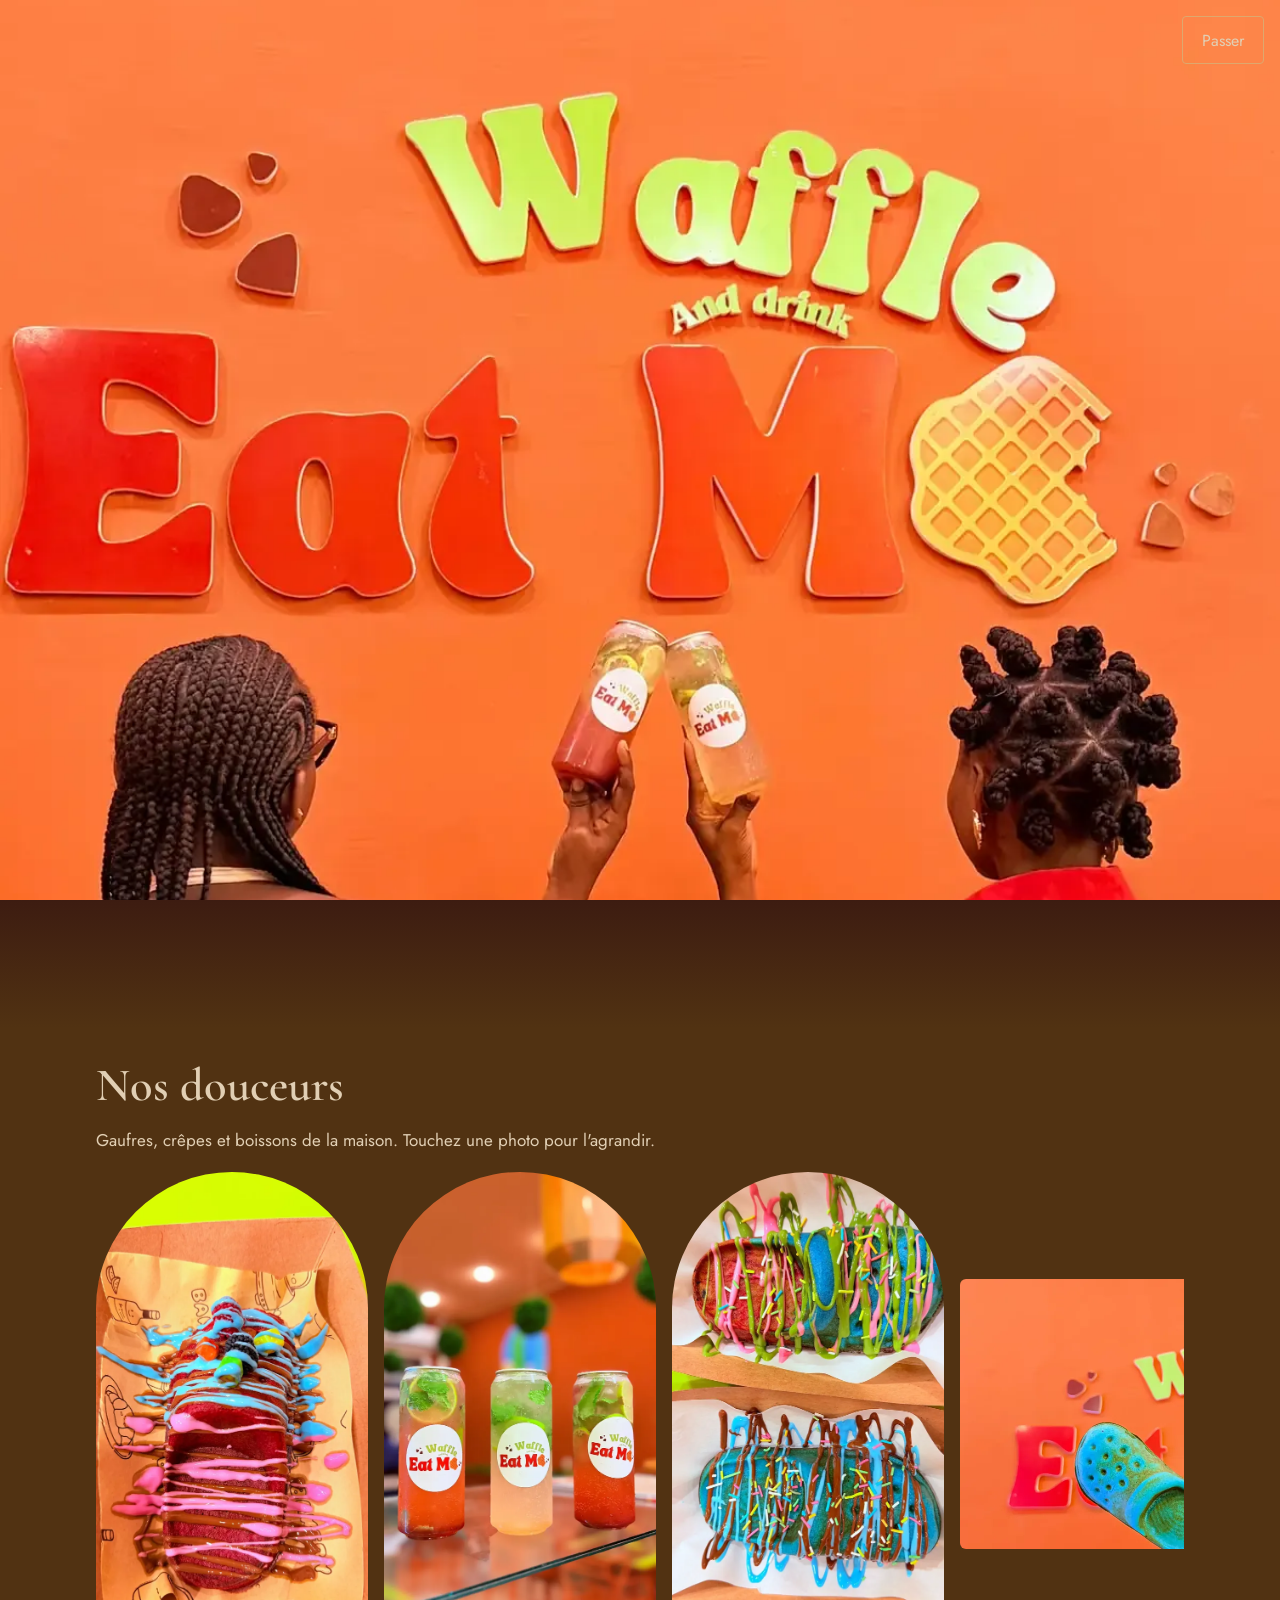
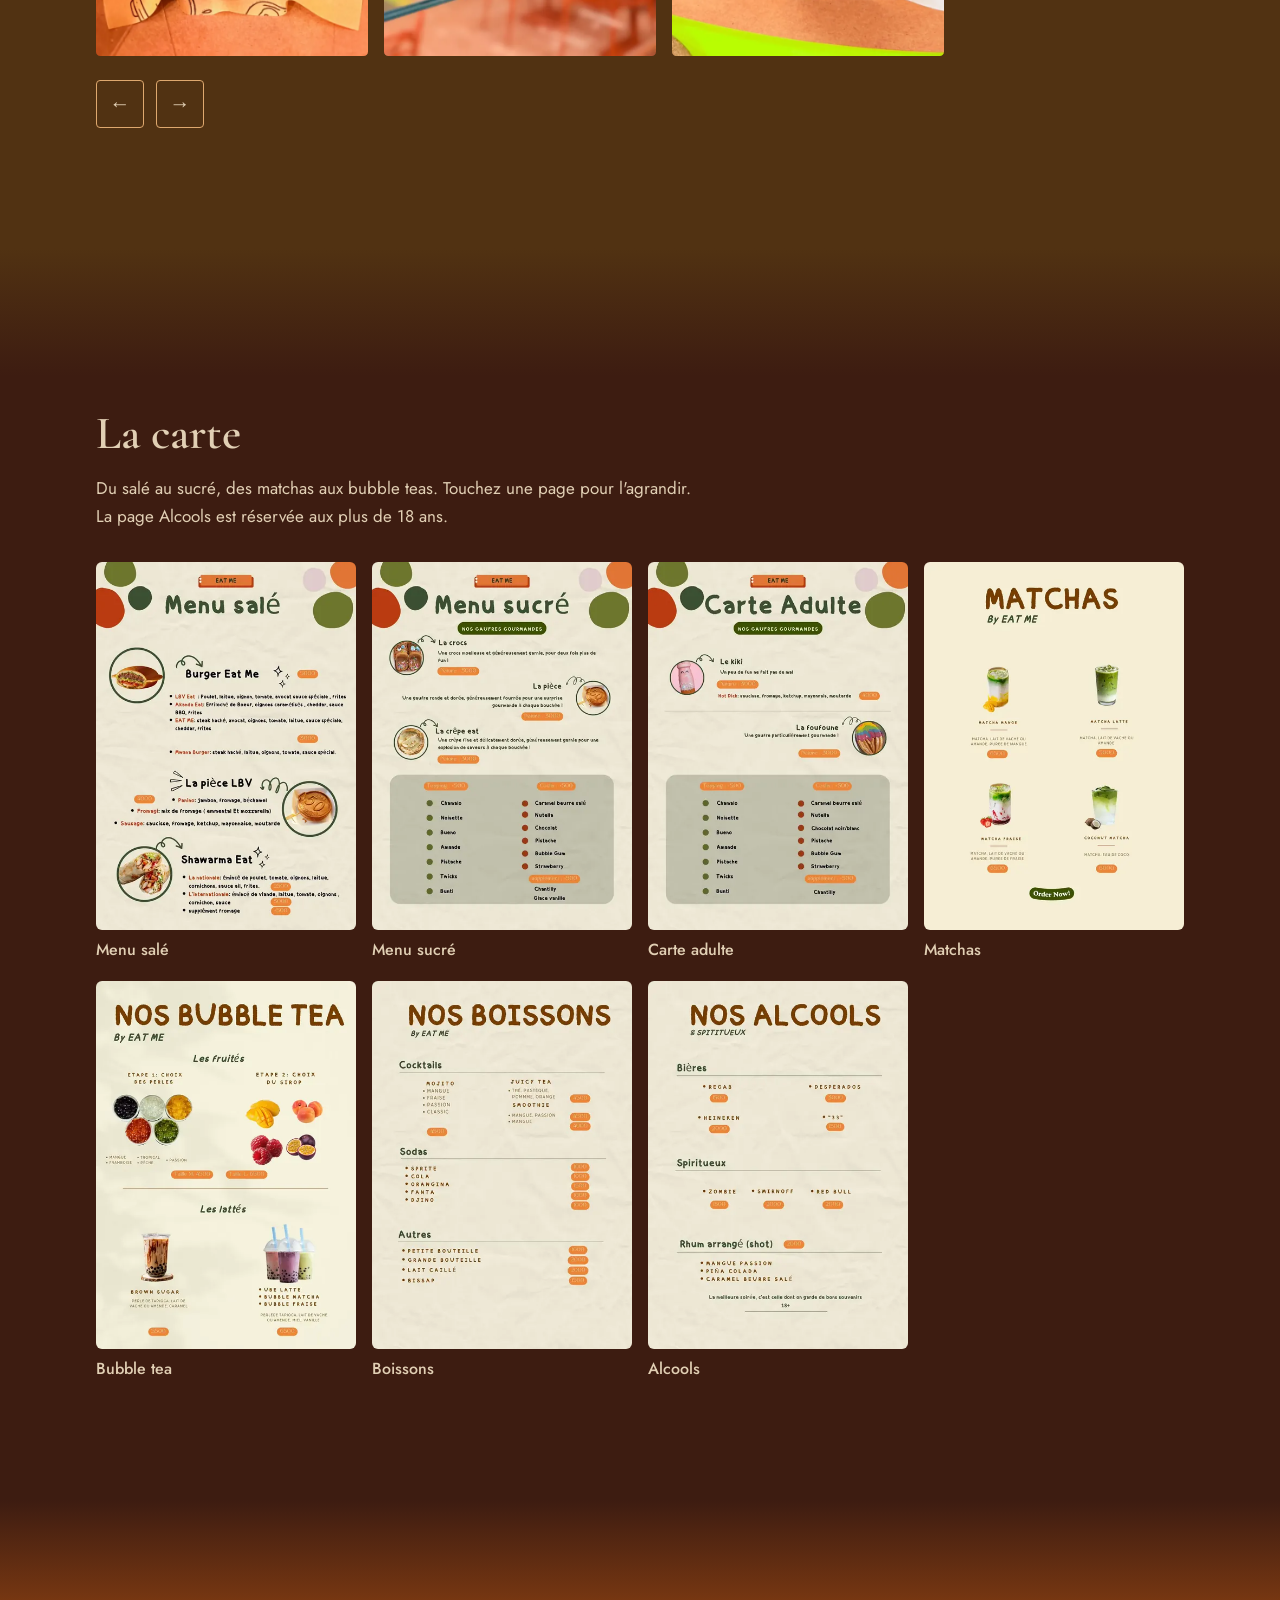
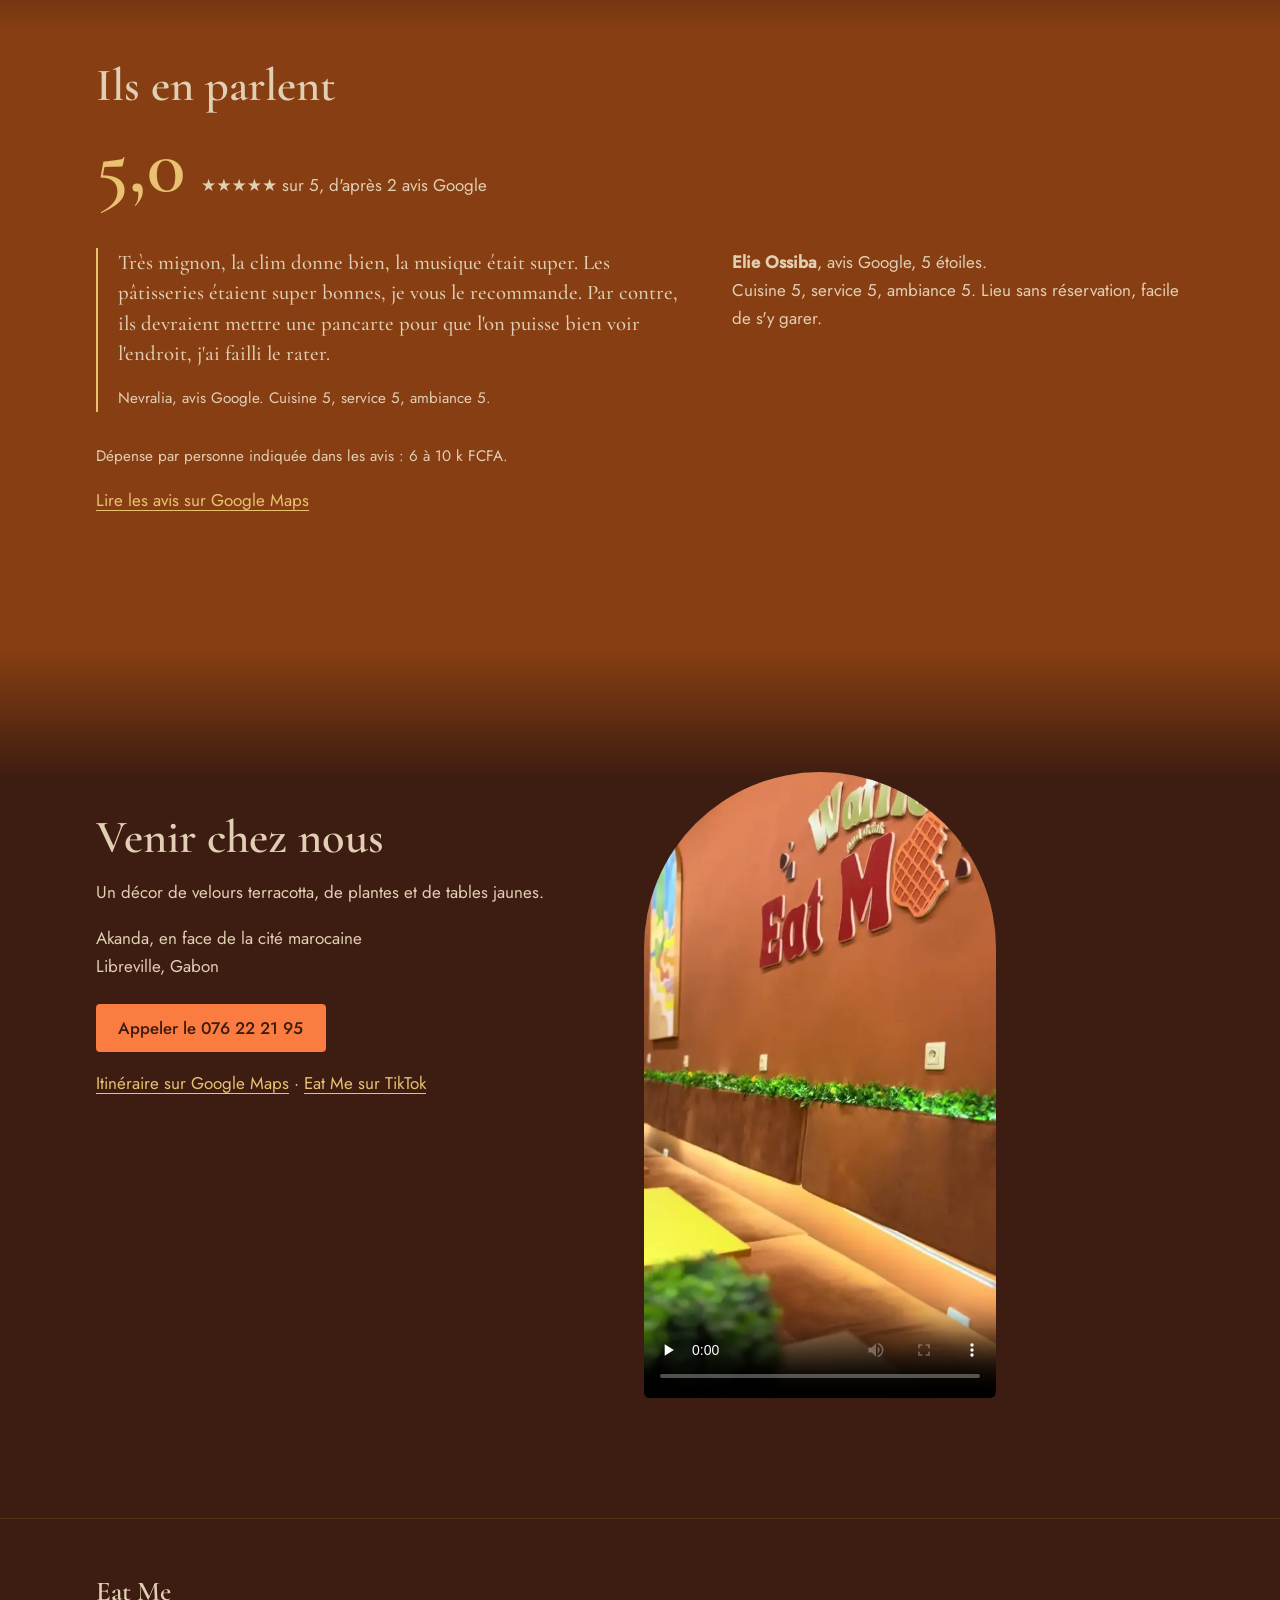
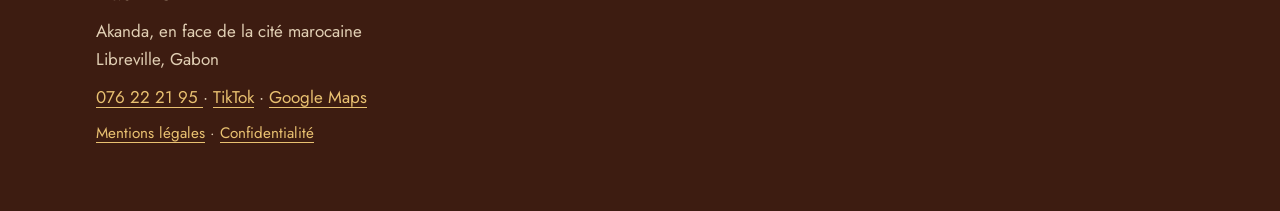
<file: index.html>
<!doctype html>
<html lang="fr">
  <head>
    <meta charset="utf-8" />
    <meta name="viewport" content="width=device-width, initial-scale=1" />
    <title>Eat Me | Gaufres, bubble tea et douceurs à Libreville</title>
    <meta
      name="description"
      content="Eat Me, à Akanda (Libreville) : gaufres gourmandes, bubble tea, matchas et plats salés dans un décor chaleureux. Appelez le 076 22 21 95."
    />
    <meta name="theme-color" content="#3D1C11" />
    <meta property="og:type" content="website" />
    <meta property="og:locale" content="fr_FR" />
    <meta property="og:site_name" content="Eat Me" />
    <meta
      property="og:title"
      content="Eat Me | Gaufres, bubble tea et douceurs à Libreville"
    />
    <meta
      property="og:description"
      content="Eat Me, à Akanda (Libreville) : gaufres gourmandes, bubble tea, matchas et plats salés dans un décor chaleureux. Appelez le 076 22 21 95."
    />
    <!-- Remplacer par l'adresse complète (https://votre-domaine/...) une fois le domaine connu -->
    <meta property="og:image" content="og-accueil.jpg" />
    <link rel="icon" href="favicon.png" type="image/png" />
    <link rel="apple-touch-icon" href="apple-touch-icon.png" />
    <link rel="stylesheet" href="style.css" />
    <script>
      document.documentElement.classList.add("js");
      /* Animation d'entrée : une fois par session, jamais si l'utilisateur réduit les animations */
      try {
        if (
          !sessionStorage.getItem("eatme-intro") &&
          !matchMedia("(prefers-reduced-motion: reduce)").matches
        )
          document.documentElement.classList.add("intro-on");
      } catch (e) {}
    </script>
    <script src="site-config.js"></script>
    <script src="main.js" defer></script>
    <script type="application/ld+json">
      {
        "@context": "https://schema.org",
        "@type": "Restaurant",
        "name": "Eat Me",
        "description": "Gaufres gourmandes, bubble tea, matchas et plats salés à Akanda, Libreville.",
        "image": "assets/img/accueil-illustration-l.webp",
        "telephone": "076222195",
        "address": {
          "@type": "PostalAddress",
          "streetAddress": "Akanda, en face de la cité marocaine",
          "addressLocality": "Libreville",
          "addressCountry": "GA"
        },
        "geo": {
          "@type": "GeoCoordinates",
          "latitude": 0.5217552,
          "longitude": 9.3817955
        },
        "sameAs": ["https://www.tiktok.com/@eatme.lbv"]
      }
    </script>
  </head>
  <body data-page="accueil">
    <noscript
      ><p style="padding: 1rem">
        <a href="index.html">Accueil</a> ·
        <a href="recrutement.html">Recrutement</a> ·
        <a href="evenement.html">Événement</a> · 076 22 21 95
      </p></noscript
    >

    <div class="intro" id="intro" role="presentation">
      <img
        class="intro-img"
        src="assets/img/accueil-illustration-l.webp"
        alt=""
        width="1200"
        height="2135"
      />
      <p class="intro-txt">Bienvenue à Eat Me</p>
      <button type="button" class="intro-skip">Passer</button>
    </div>

    <main id="contenu">
      <!-- 1. PROMESSE : quoi, pour qui, bénéfice, un seul bouton principal -->
      <section class="hero" aria-labelledby="titre">
        <img
          class="hero-img"
          src="assets/img/accueil-illustration.webp"
          srcset="
            assets/img/accueil-illustration.webp    900w,
            assets/img/accueil-illustration-l.webp 1200w
          "
          sizes="(min-width: 860px) 46vw, 100vw"
          width="900"
          height="1601"
          alt="Deux clientes trinquent avec des boissons Eat Me devant l'enseigne Waffle Eat Me"
          fetchpriority="high"
        />
        <div class="hero-txt wrap">
          <h1 id="titre">Une table douce et chaleureuse à Libreville</h1>
          <p>
            Gaufres gourmandes, bubble tea, matchas et plats salés, servis avec
            bienveillance à Akanda, en face de la cité marocaine.
          </p>
          <p>
            <a class="btn" data-cta data-tel href="tel:076222195"
              >Appeler le&nbsp;<span data-num>076 22 21 95</span></a
            ><a class="lien" href="#carte">Voir la carte</a>
          </p>
        </div>
      </section>

      <!-- 2. OFFRE : nos douceurs (photos du client) -->
      <section
        class="sec b2"
        id="douceurs"
        style="--de: var(--brun)"
        aria-labelledby="t-douceurs"
      >
        <div class="wrap galerie reveal">
          <h2 id="t-douceurs">Nos douceurs</h2>
          <p>
            Gaufres, crêpes et boissons de la maison. Touchez une photo pour
            l'agrandir.
          </p>
          <div class="rang">
            <button
              type="button"
              class=""
              data-zoom="assets/img/douceur-1-l.webp"
              data-alt="Gaufre allongée nappée de glaçage rose et bleu"
            >
              <img
                src="assets/img/douceur-1-s.webp"
                width="640"
                height="1139"
                alt="Gaufre allongée nappée de glaçage rose et bleu"
                loading="lazy"
              />
            </button>
            <button
              type="button"
              class=""
              data-zoom="assets/img/douceur-2-l.webp"
              data-alt="Trois boissons en bouteille aux couleurs Eat Me"
            >
              <img
                src="assets/img/douceur-2-s.webp"
                width="640"
                height="1139"
                alt="Trois boissons en bouteille aux couleurs Eat Me"
                loading="lazy"
              />
            </button>
            <button
              type="button"
              class=""
              data-zoom="assets/img/douceur-3-l.webp"
              data-alt="Gaufres bleue et rouge, nappées de chocolat et de glaçage"
            >
              <img
                src="assets/img/douceur-3-s.webp"
                width="640"
                height="1139"
                alt="Gaufres bleue et rouge, nappées de chocolat et de glaçage"
                loading="lazy"
              />
            </button>
            <button
              type="button"
              class="large"
              data-zoom="assets/img/douceur-4-l.webp"
              data-alt="Gaufres en forme de sabot, bleue et rouge, devant l'enseigne Eat Me"
            >
              <img
                src="assets/img/douceur-4-s.webp"
                width="960"
                height="540"
                alt="Gaufres en forme de sabot, bleue et rouge, devant l'enseigne Eat Me"
                loading="lazy"
              />
            </button>
            <button
              type="button"
              class=""
              data-zoom="assets/img/douceur-5-l.webp"
              data-alt="Plateau de douceurs dorées au chocolat"
            >
              <img
                src="assets/img/douceur-5-s.webp"
                width="640"
                height="1138"
                alt="Plateau de douceurs dorées au chocolat"
                loading="lazy"
              />
            </button>
            <button
              type="button"
              class=""
              data-zoom="assets/img/douceur-6-l.webp"
              data-alt="Plateau de douceurs au chocolat et aux vermicelles colorés"
            >
              <img
                src="assets/img/douceur-6-s.webp"
                width="640"
                height="1138"
                alt="Plateau de douceurs au chocolat et aux vermicelles colorés"
                loading="lazy"
              />
            </button>
            <button
              type="button"
              class=""
              data-zoom="assets/img/douceur-7-l.webp"
              data-alt="Boîte de gaufres nappées de chocolat"
            >
              <img
                src="assets/img/douceur-7-s.webp"
                width="640"
                height="1138"
                alt="Boîte de gaufres nappées de chocolat"
                loading="lazy"
              />
            </button>
            <button
              type="button"
              class=""
              data-zoom="assets/img/douceur-8-l.webp"
              data-alt="Gaufre ronde nappée de chocolat dans une assiette orange"
            >
              <img
                src="assets/img/douceur-8-s.webp"
                width="640"
                height="852"
                alt="Gaufre ronde nappée de chocolat dans une assiette orange"
                loading="lazy"
              />
            </button>
            <button
              type="button"
              class=""
              data-zoom="assets/img/douceur-9-l.webp"
              data-alt="Trois boissons en bouteille, rouge, jaune et verte"
            >
              <img
                src="assets/img/douceur-9-s.webp"
                width="640"
                height="1138"
                alt="Trois boissons en bouteille, rouge, jaune et verte"
                loading="lazy"
              />
            </button>
          </div>
          <div class="fleches" hidden>
            <button type="button" aria-label="Photos précédentes">←</button>
            <button type="button" aria-label="Photos suivantes">→</button>
          </div>
        </div>
      </section>

      <!-- 2 bis. OFFRE : la carte (pages d'origine, sans retranscription des prix) -->
      <section
        class="sec b1"
        id="carte"
        style="--de: var(--brun2)"
        aria-labelledby="t-carte"
      >
        <div class="wrap reveal">
          <h2 id="t-carte">La carte</h2>
          <p>
            Du salé au sucré, des matchas aux bubble teas. Touchez une page pour
            l'agrandir. La page Alcools est réservée aux plus de 18 ans.
          </p>
          <ul class="pages">
            <li>
              <button
                type="button"
                data-zoom="assets/img/menu-1-l.webp"
                data-alt="Carte Eat Me : Menu salé"
              >
                <img
                  src="assets/img/menu-1-s.webp"
                  width="480"
                  height="679"
                  alt=""
                  loading="lazy"
                />Menu salé
              </button>
            </li>
            <li>
              <button
                type="button"
                data-zoom="assets/img/menu-2-l.webp"
                data-alt="Carte Eat Me : Menu sucré"
              >
                <img
                  src="assets/img/menu-2-s.webp"
                  width="480"
                  height="679"
                  alt=""
                  loading="lazy"
                />Menu sucré
              </button>
            </li>
            <li>
              <button
                type="button"
                data-zoom="assets/img/menu-3-l.webp"
                data-alt="Carte Eat Me : Carte adulte"
              >
                <img
                  src="assets/img/menu-3-s.webp"
                  width="480"
                  height="679"
                  alt=""
                  loading="lazy"
                />Carte adulte
              </button>
            </li>
            <li>
              <button
                type="button"
                data-zoom="assets/img/menu-4-l.webp"
                data-alt="Carte Eat Me : Matchas"
              >
                <img
                  src="assets/img/menu-4-s.webp"
                  width="480"
                  height="679"
                  alt=""
                  loading="lazy"
                />Matchas
              </button>
            </li>
            <li>
              <button
                type="button"
                data-zoom="assets/img/menu-5-l.webp"
                data-alt="Carte Eat Me : Bubble tea"
              >
                <img
                  src="assets/img/menu-5-s.webp"
                  width="480"
                  height="679"
                  alt=""
                  loading="lazy"
                />Bubble tea
              </button>
            </li>
            <li>
              <button
                type="button"
                data-zoom="assets/img/menu-6-l.webp"
                data-alt="Carte Eat Me : Boissons"
              >
                <img
                  src="assets/img/menu-6-s.webp"
                  width="480"
                  height="679"
                  alt=""
                  loading="lazy"
                />Boissons
              </button>
            </li>
            <li>
              <button
                type="button"
                data-zoom="assets/img/menu-7-l.webp"
                data-alt="Carte Eat Me : Alcools"
              >
                <img
                  src="assets/img/menu-7-s.webp"
                  width="480"
                  height="679"
                  alt=""
                  loading="lazy"
                />Alcools
              </button>
            </li>
          </ul>
        </div>
      </section>

      <!-- 3. PREUVES : avis Google réels (captures du client) -->
      <section
        class="sec b3"
        id="avis"
        style="--de: var(--brun)"
        aria-labelledby="t-avis"
      >
        <div class="wrap reveal">
          <h2 id="t-avis">Ils en parlent</h2>
          <div class="note">
            <strong>5,0</strong>
            <p>
              <span aria-hidden="true">★★★★★</span> sur 5, d'après 2 avis Google
            </p>
          </div>
          <div class="avis">
            <blockquote>
              <p>
                Très mignon, la clim donne bien, la musique était super. Les
                pâtisseries étaient super bonnes, je vous le recommande. Par
                contre, ils devraient mettre une pancarte pour que l'on puisse
                bien voir l'endroit, j'ai failli le rater.
              </p>
              <footer>
                Nevralia, avis Google. Cuisine 5, service 5, ambiance 5.
              </footer>
            </blockquote>
            <div>
              <p>
                <strong>Elie Ossiba</strong>, avis Google, 5 étoiles.<br />Cuisine
                5, service 5, ambiance 5. Lieu sans réservation, facile de s'y
                garer.
              </p>
            </div>
          </div>
          <p class="petit">
            Dépense par personne indiquée dans les avis : 6 à 10 k FCFA.
          </p>
          <p>
            <a
              data-maps
              target="_blank"
              rel="noopener"
              href="https://www.google.com/maps/place/Eat+Me/@0.5221884,9.3814134,17.66z/data=!4m16!1m9!3m8!1s0x107ed70078362251:0x8b55dadd86e2dca2!2sEat+Me!8m2!3d0.5217552!4d9.3817955!9m1!1b1!16s%2Fg%2F11zf6jb1b0!3m5!1s0x107ed70078362251:0x8b55dadd86e2dca2!8m2!3d0.5217552!4d9.3817955!16s%2Fg%2F11zf6jb1b0?entry=ttu&g_ep=EgoyMDI2MTEwOC4wIKXMDSoASAFQAw%3D%3D"
              >Lire les avis sur Google Maps</a
            >
          </p>
        </div>
      </section>

      <!-- 4. CONFIANCE + CONTACT : le lieu, l'adresse, l'appel -->
      <section
        class="sec b1"
        id="contact"
        style="--de: var(--terre)"
        aria-labelledby="t-contact"
      >
        <div class="wrap duo reveal">
          <div>
            <h2 id="t-contact">Venir chez nous</h2>
            <p>
              Un décor de velours terracotta, de plantes et de tables jaunes.
            </p>
            <address data-adresse>
              Akanda, en face de la cité marocaine<br />Libreville, Gabon
            </address>
            <!-- Horaires : [À fournir par le client] (absents des informations reçues, donc non affichés) -->
            <p>
              <a class="btn" data-cta data-tel href="tel:076222195"
                >Appeler le&nbsp;<span data-num>076 22 21 95</span></a
              >
            </p>
            <p>
              <a
                data-maps
                target="_blank"
                rel="noopener"
                href="https://www.google.com/maps/place/Eat+Me/@0.5221884,9.3814134,17.66z/data=!4m16!1m9!3m8!1s0x107ed70078362251:0x8b55dadd86e2dca2!2sEat+Me!8m2!3d0.5217552!4d9.3817955!9m1!1b1!16s%2Fg%2F11zf6jb1b0!3m5!1s0x107ed70078362251:0x8b55dadd86e2dca2!8m2!3d0.5217552!4d9.3817955!16s%2Fg%2F11zf6jb1b0?entry=ttu&g_ep=EgoyMDI2MTEwOC4wIKXMDSoASAFQAw%3D%3D"
                >Itinéraire sur Google Maps</a
              >
              ·
              <a
                data-tiktok
                target="_blank"
                rel="noopener"
                href="https://www.tiktok.com/@eatme.lbv"
                >Eat Me sur TikTok</a
              >
            </p>
          </div>
          <video
            controls
            preload="none"
            playsinline
            width="540"
            height="960"
            poster="assets/img/salle-poster.webp"
            aria-label="Visite de la salle Eat Me"
          >
            <source src="assets/video/salle.mp4" type="video/mp4" />
          </video>
        </div>
      </section>
    </main>
  </body>
</html>
</file>
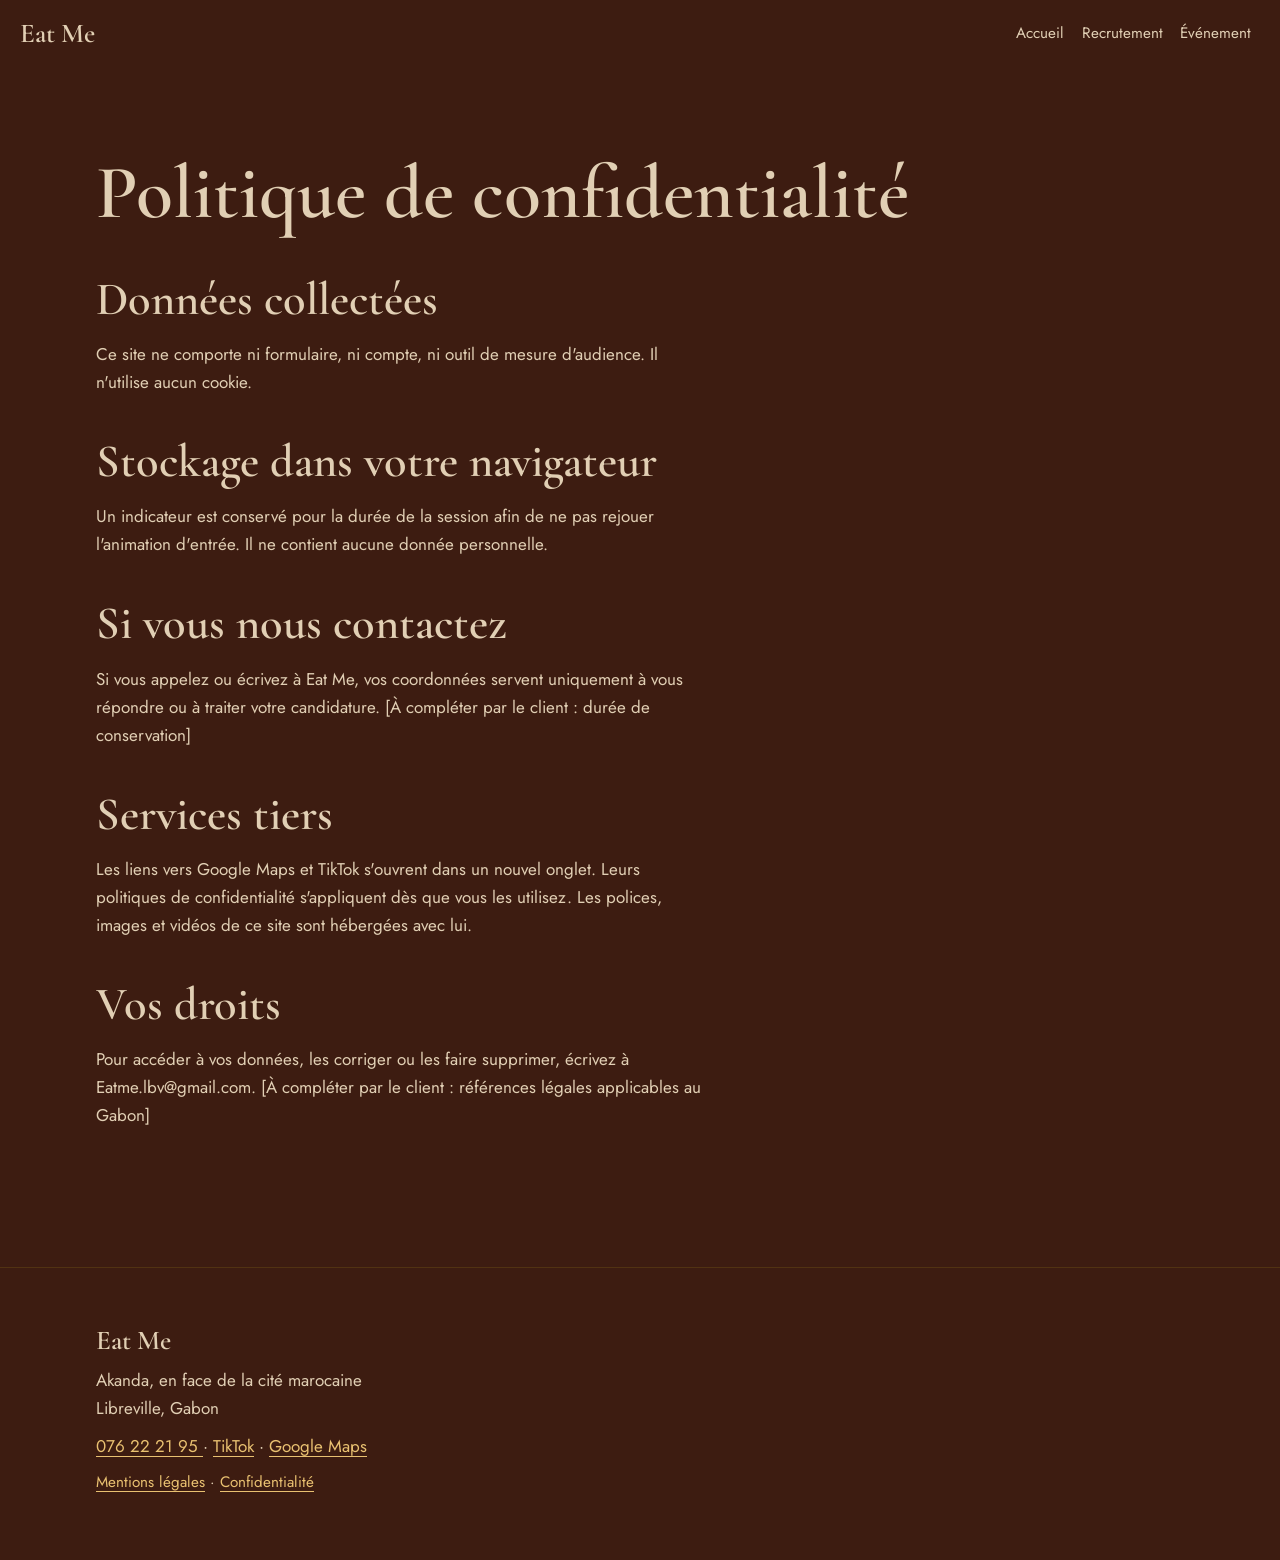
<file: confidentialite.html>
<!doctype html>
<html lang="fr">
  <head>
    <meta charset="utf-8" />
    <meta name="viewport" content="width=device-width, initial-scale=1" />
    <title>Politique de confidentialité | Eat Me</title>
    <meta
      name="description"
      content="Eat Me, restaurant à Akanda, Libreville : politique de confidentialité."
    />
    <meta name="theme-color" content="#3D1C11" />
    <meta property="og:type" content="website" />
    <meta property="og:locale" content="fr_FR" />
    <meta property="og:site_name" content="Eat Me" />
    <meta property="og:title" content="Politique de confidentialité | Eat Me" />
    <meta
      property="og:description"
      content="Eat Me, restaurant à Akanda, Libreville : politique de confidentialité."
    />
    <!-- Remplacer par l'adresse complète (https://votre-domaine/...) une fois le domaine connu -->
    <meta property="og:image" content="og-accueil.jpg" />
    <link rel="icon" href="favicon.png" type="image/png" />
    <link rel="apple-touch-icon" href="apple-touch-icon.png" />
    <link rel="stylesheet" href="style.css" />
    <script>
      document.documentElement.classList.add("js");
    </script>
    <script src="site-config.js"></script>
    <script src="main.js" defer></script>
  </head>
  <body data-page="confidentialite">
    <noscript
      ><p style="padding: 1rem">
        <a href="index.html">Accueil</a> ·
        <a href="recrutement.html">Recrutement</a> ·
        <a href="evenement.html">Événement</a> · 076 22 21 95
      </p></noscript
    >

    <main id="contenu" class="sec b1 page" style="--de: var(--brun)">
      <div class="wrap">
        <h1>Politique de confidentialité</h1>
        <h2>Données collectées</h2>
        <p>
          Ce site ne comporte ni formulaire, ni compte, ni outil de mesure
          d'audience. Il n'utilise aucun cookie.
        </p>
        <h2>Stockage dans votre navigateur</h2>
        <p>
          Un indicateur est conservé pour la durée de la session afin de ne pas
          rejouer l'animation d'entrée. Il ne contient aucune donnée
          personnelle.
        </p>
        <h2>Si vous nous contactez</h2>
        <p>
          Si vous appelez ou écrivez à Eat Me, vos coordonnées servent
          uniquement à vous répondre ou à traiter votre candidature. [À
          compléter par le client : durée de conservation]
        </p>
        <h2>Services tiers</h2>
        <p>
          Les liens vers Google Maps et TikTok s'ouvrent dans un nouvel onglet.
          Leurs politiques de confidentialité s'appliquent dès que vous les
          utilisez. Les polices, images et vidéos de ce site sont hébergées avec
          lui.
        </p>
        <h2>Vos droits</h2>
        <p>
          Pour accéder à vos données, les corriger ou les faire supprimer,
          écrivez à Eatme.lbv@gmail.com. [À compléter par le client : références
          légales applicables au Gabon]
        </p>
      </div>
    </main>
  </body>
</html>
</file>
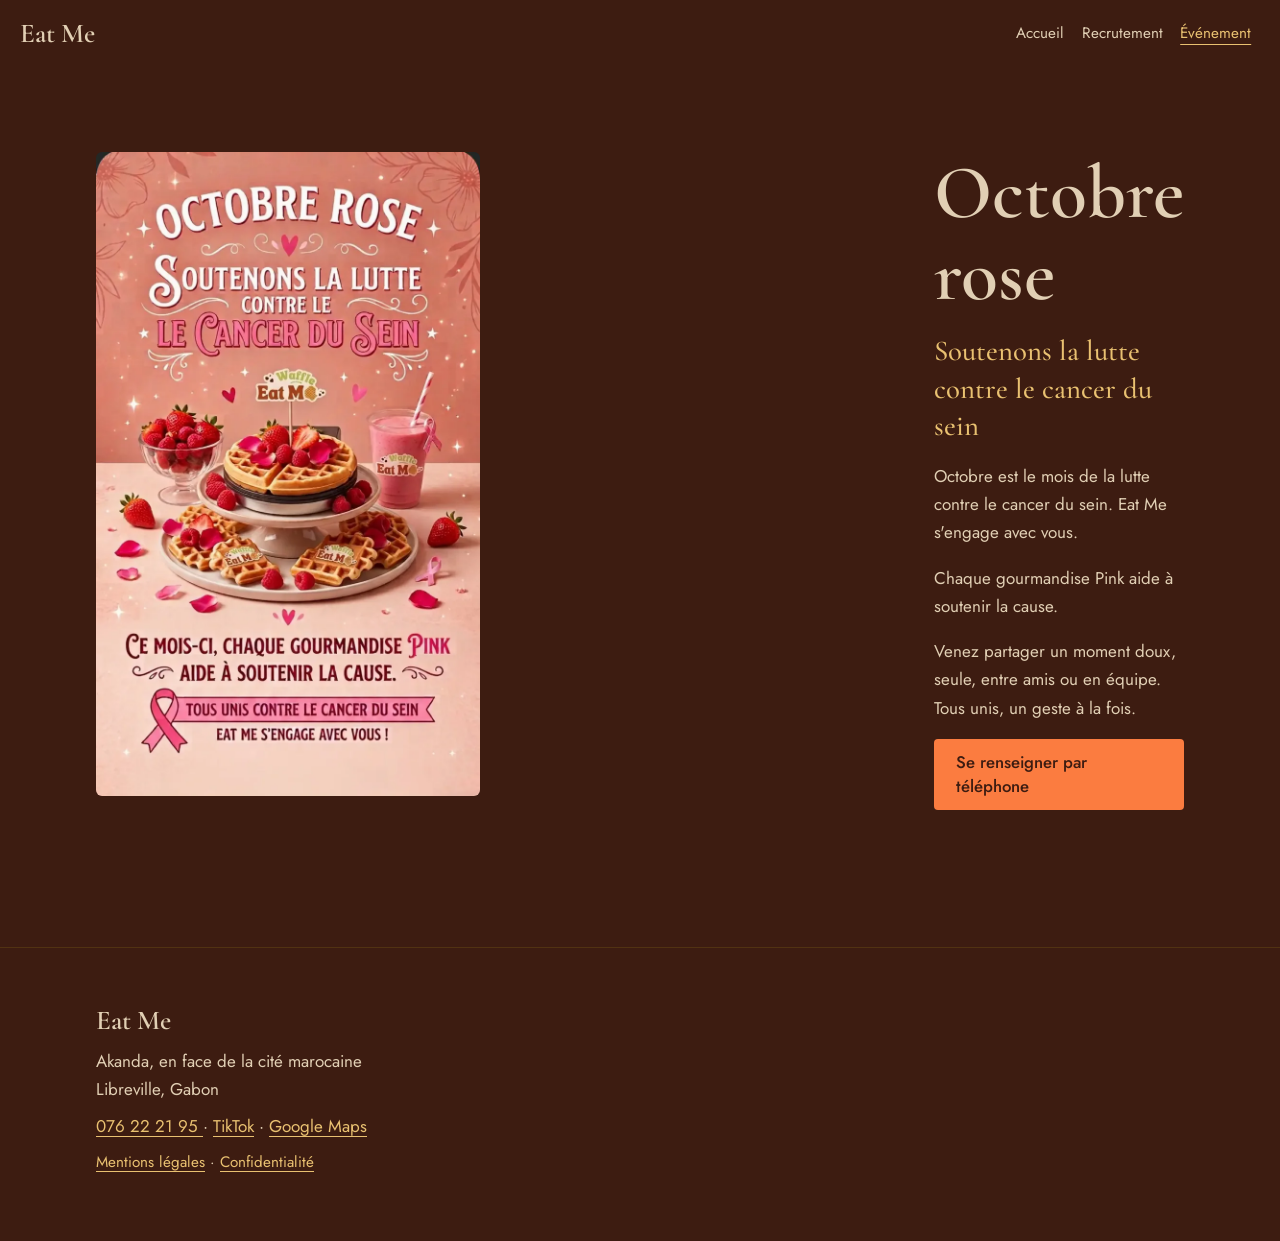
<file: evenement.html>
<!doctype html>
<html lang="fr">
<head>
  <meta charset="utf-8">
  <meta name="viewport" content="width=device-width, initial-scale=1">
  <title>Octobre rose | Eat Me Libreville</title>
  <meta name="description" content="Octobre rose chez Eat Me, à Libreville : soutenons la lutte contre le cancer du sein autour de gourmandises Pink.">
  <meta name="theme-color" content="#3D1C11">
  <meta property="og:type" content="website">
  <meta property="og:locale" content="fr_FR">
  <meta property="og:site_name" content="Eat Me">
  <meta property="og:title" content="Octobre rose | Eat Me Libreville">
  <meta property="og:description" content="Octobre rose chez Eat Me, à Libreville : soutenons la lutte contre le cancer du sein autour de gourmandises Pink.">
  <!-- Remplacer par l'adresse complète (https://votre-domaine/...) une fois le domaine connu -->
  <meta property="og:image" content="og-evenement.jpg">
  <link rel="icon" href="favicon.png" type="image/png">
  <link rel="apple-touch-icon" href="apple-touch-icon.png">
  <link rel="stylesheet" href="style.css">
  <script>
    document.documentElement.classList.add("js");
  </script>
  <script src="site-config.js"></script>
  <script src="main.js" defer></script>
</head>
<body data-page="evenement">
<noscript><p style="padding:1rem"><a href="index.html">Accueil</a> · <a href="recrutement.html">Recrutement</a> · <a href="evenement.html">Événement</a> · 076 22 21 95</p></noscript>

<main id="contenu" class="sec b1 page" style="--de: var(--brun)">
  <div class="wrap duo inv">
    <button type="button" class="aff" data-zoom="assets/img/octobre-rose-l.webp" data-alt="Affiche Octobre rose Eat Me : soutenons la lutte contre le cancer du sein"><img src="assets/img/octobre-rose.webp" width="800" height="1341" alt="Affiche Octobre rose Eat Me : soutenons la lutte contre le cancer du sein"></button>
    <div>
      <h1>Octobre rose</h1>
      <!-- Contenu rempli par main.js depuis site-config.js (bloc « evenement ») -->
      <div id="evenement"><noscript><p>Soutenons la lutte contre le cancer du sein. Eat Me s'engage avec vous.</p></noscript></div>
    </div>
  </div>
</main>
</body>
</html>
</file>
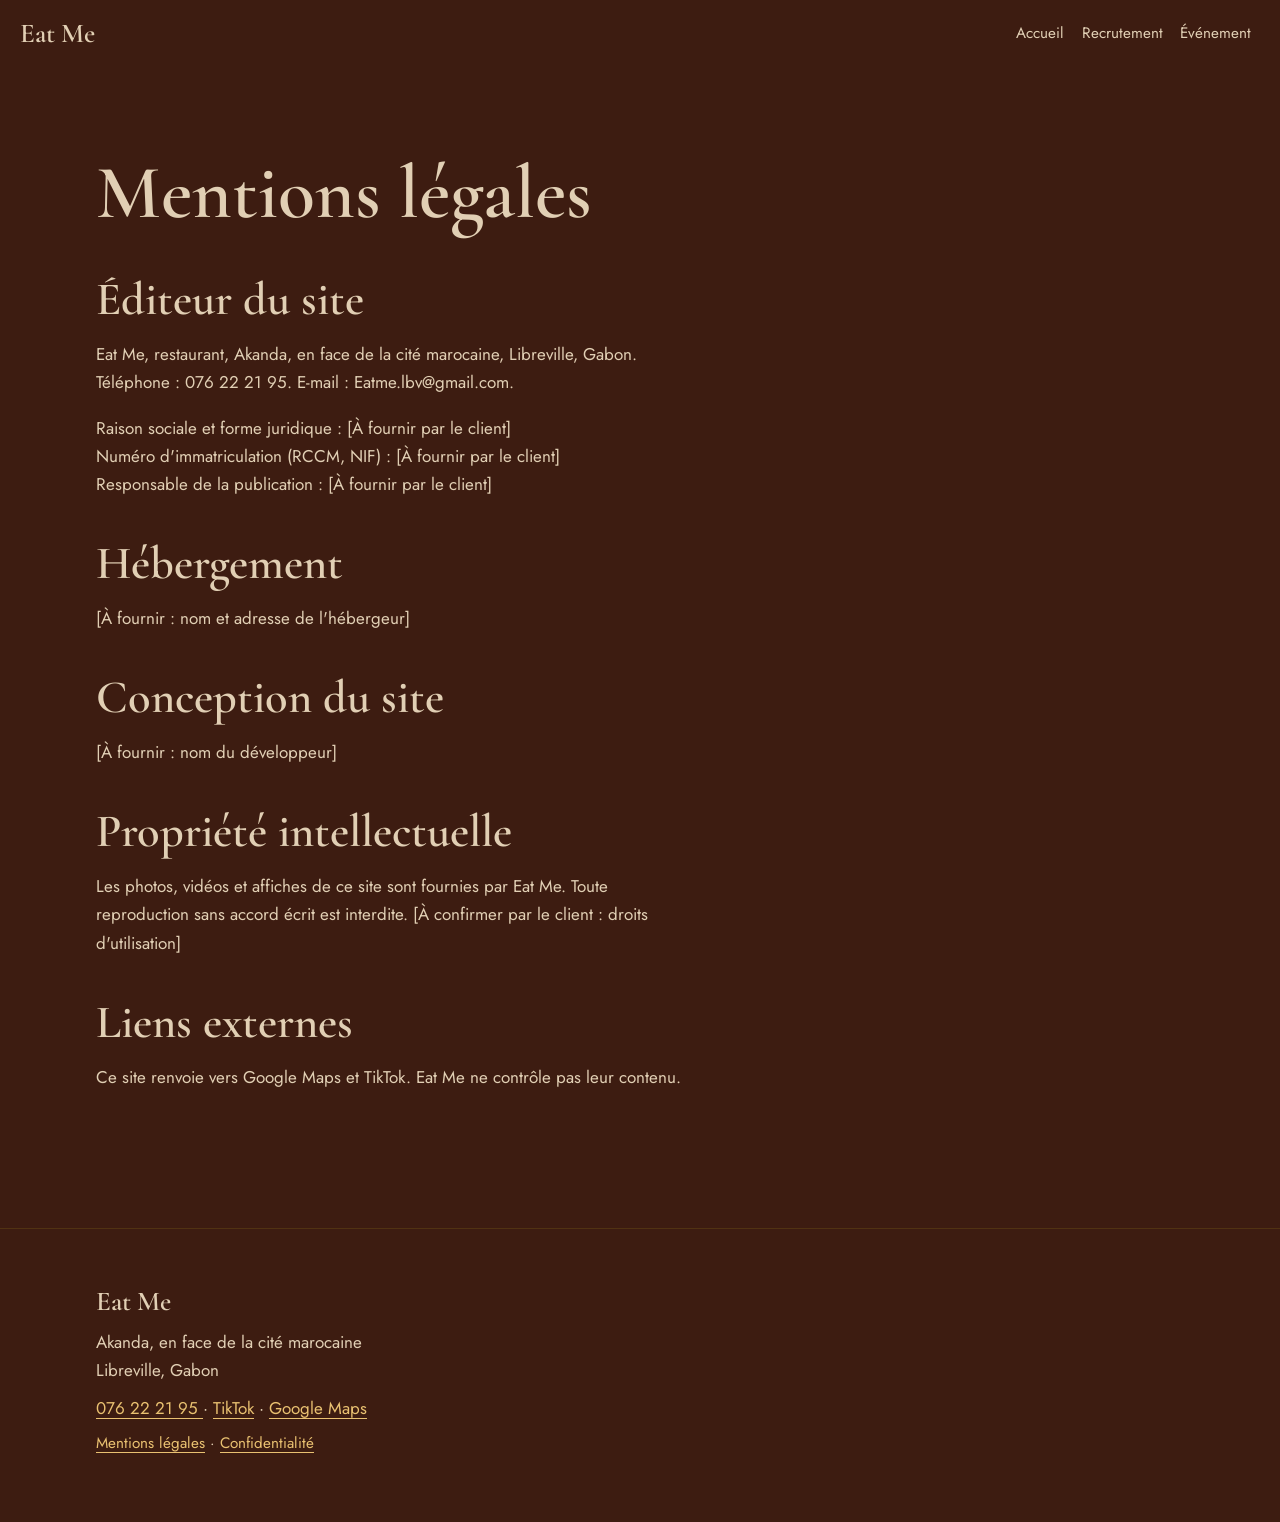
<file: mentions-legales.html>
<!doctype html>
<html lang="fr">
<head>
  <meta charset="utf-8">
  <meta name="viewport" content="width=device-width, initial-scale=1">
  <title>Mentions légales | Eat Me</title>
  <meta name="description" content="Eat Me, restaurant à Akanda, Libreville : mentions légales.">
  <meta name="theme-color" content="#3D1C11">
  <meta property="og:type" content="website">
  <meta property="og:locale" content="fr_FR">
  <meta property="og:site_name" content="Eat Me">
  <meta property="og:title" content="Mentions légales | Eat Me">
  <meta property="og:description" content="Eat Me, restaurant à Akanda, Libreville : mentions légales.">
  <!-- Remplacer par l'adresse complète (https://votre-domaine/...) une fois le domaine connu -->
  <meta property="og:image" content="og-accueil.jpg">
  <link rel="icon" href="favicon.png" type="image/png">
  <link rel="apple-touch-icon" href="apple-touch-icon.png">
  <link rel="stylesheet" href="style.css">
  <script>
    document.documentElement.classList.add("js");
  </script>
  <script src="site-config.js"></script>
  <script src="main.js" defer></script>
</head>
<body data-page="legal">
<noscript><p style="padding:1rem"><a href="index.html">Accueil</a> · <a href="recrutement.html">Recrutement</a> · <a href="evenement.html">Événement</a> · 076 22 21 95</p></noscript>

<main id="contenu" class="sec b1 page" style="--de: var(--brun)">
  <div class="wrap">
    <h1>Mentions légales</h1>
    <h2>Éditeur du site</h2>
    <p>Eat Me, restaurant, Akanda, en face de la cité marocaine, Libreville, Gabon.<br>Téléphone : 076 22 21 95. E-mail : Eatme.lbv@gmail.com.</p>
    <p>Raison sociale et forme juridique : [À fournir par le client]<br>Numéro d'immatriculation (RCCM, NIF) : [À fournir par le client]<br>Responsable de la publication : [À fournir par le client]</p>
    <h2>Hébergement</h2>
    <p>[À fournir : nom et adresse de l'hébergeur]</p>
    <h2>Conception du site</h2>
    <p>[À fournir : nom du développeur]</p>
    <h2>Propriété intellectuelle</h2>
    <p>Les photos, vidéos et affiches de ce site sont fournies par Eat Me. Toute reproduction sans accord écrit est interdite. [À confirmer par le client : droits d'utilisation]</p>
    <h2>Liens externes</h2>
    <p>Ce site renvoie vers Google Maps et TikTok. Eat Me ne contrôle pas leur contenu.</p>
  </div>
</main>
</body>
</html>
</file>
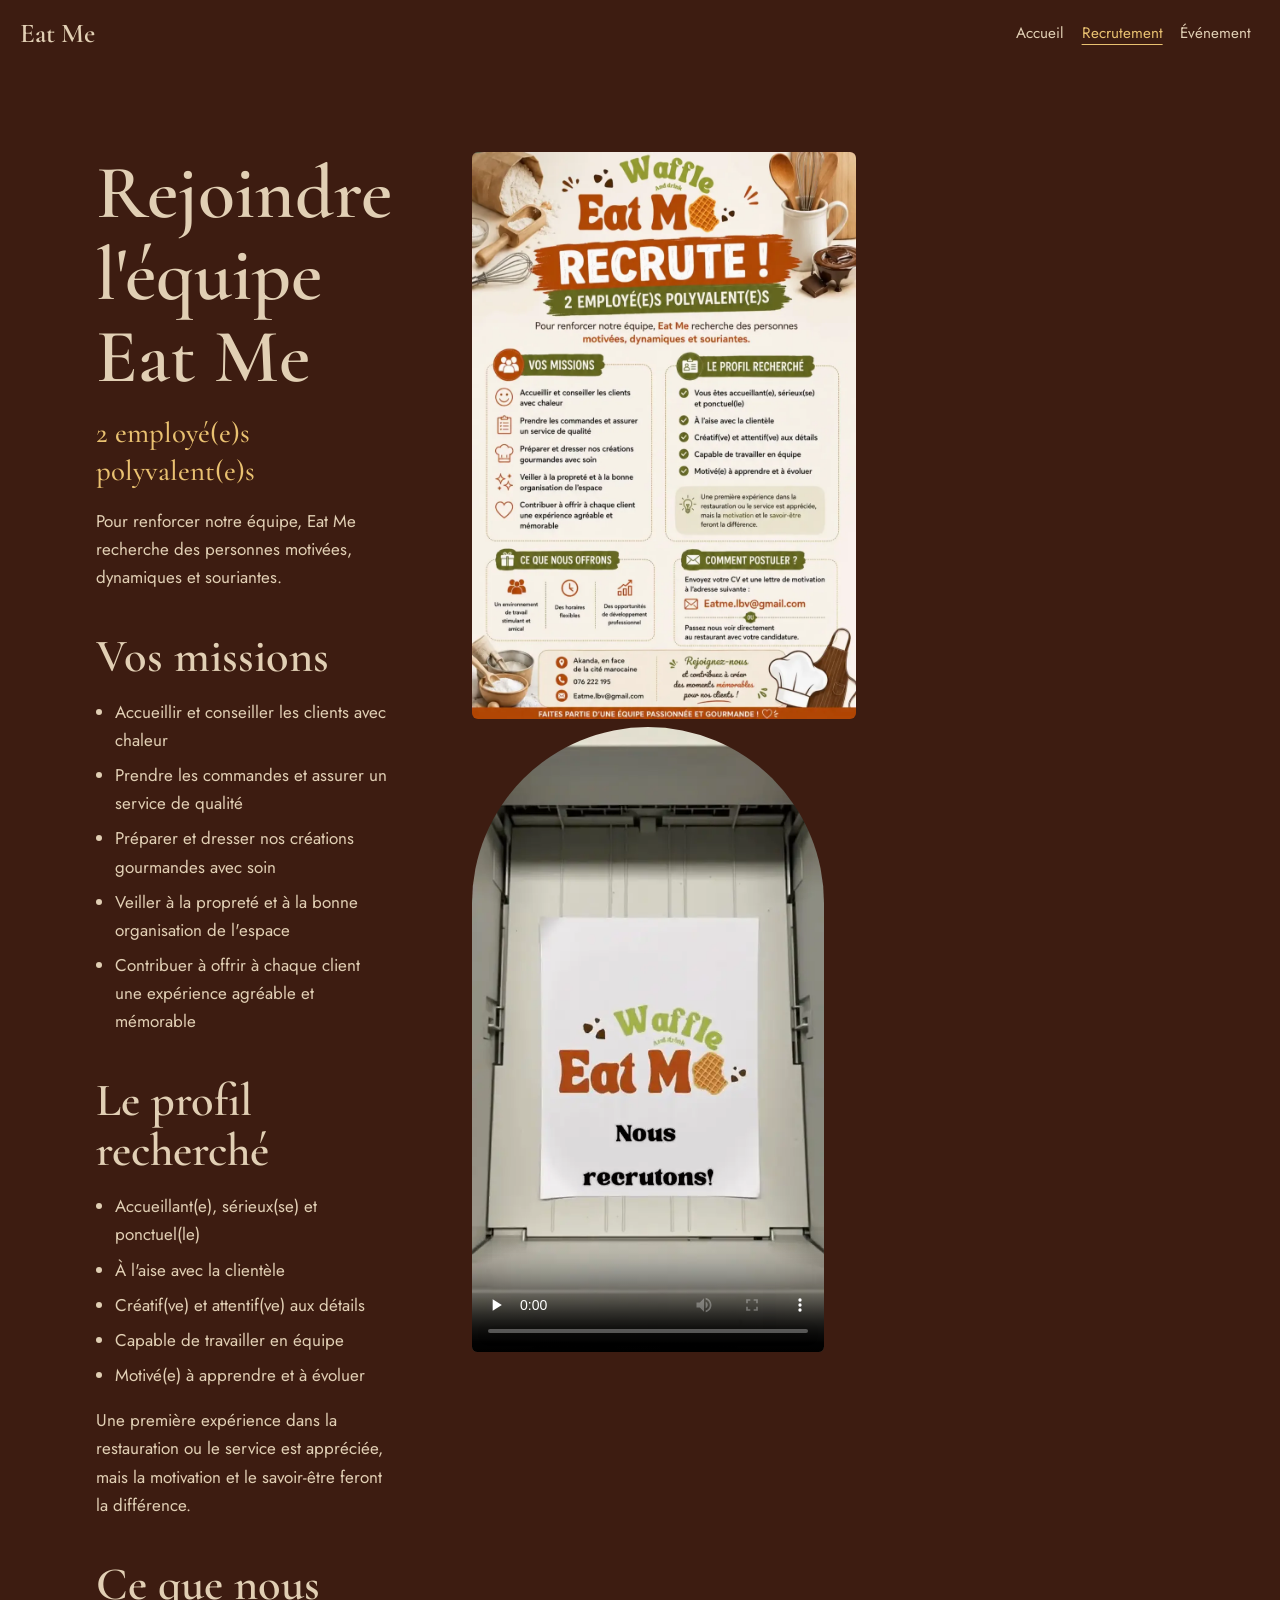
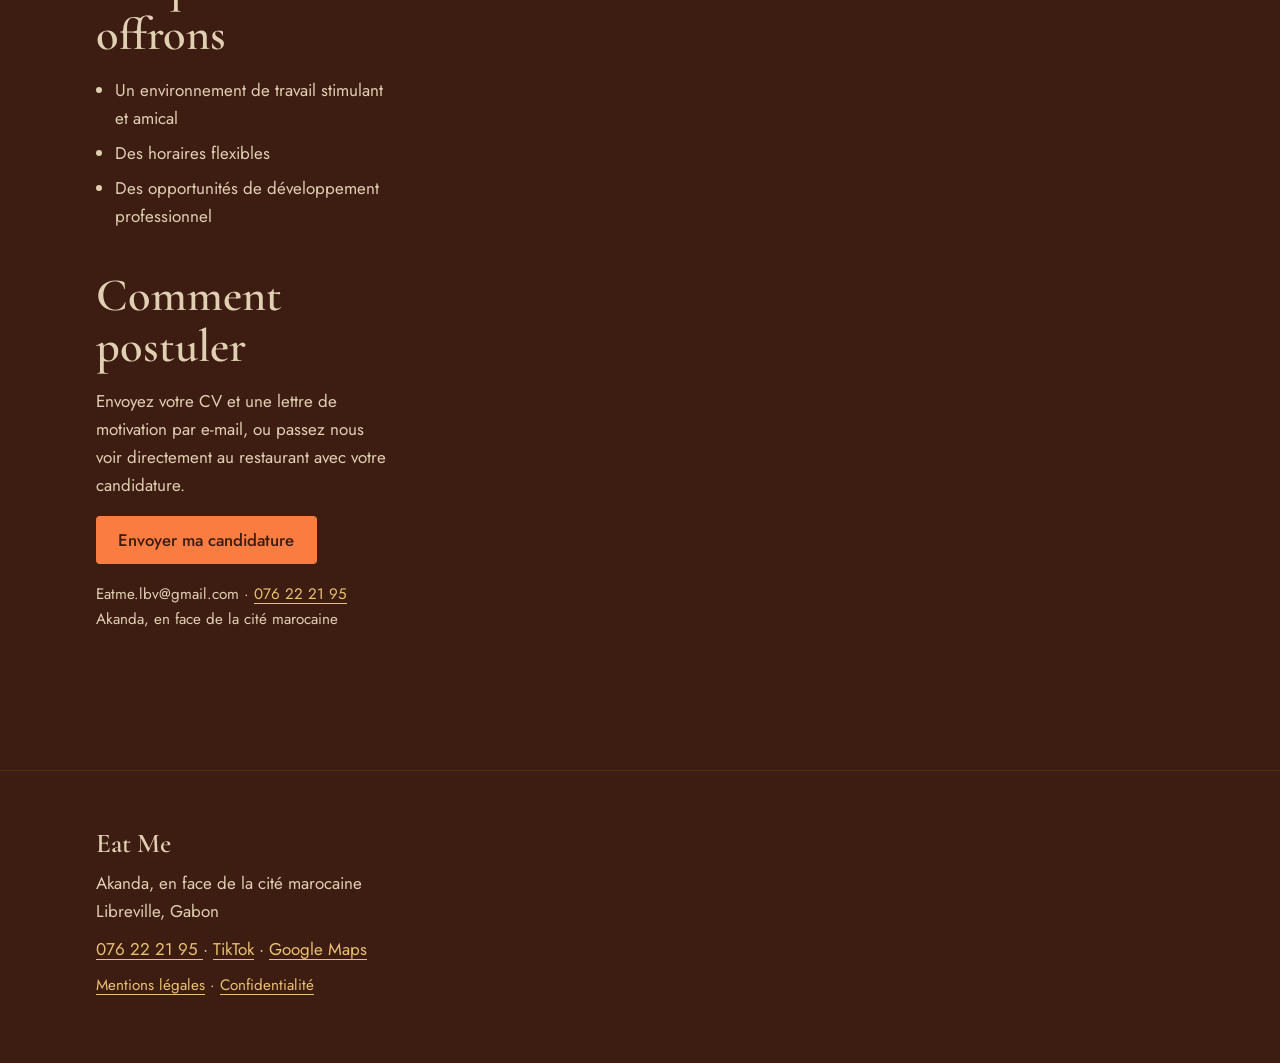
<file: recrutement.html>
<!doctype html>
<html lang="fr">
  <head>
    <meta charset="utf-8" />
    <meta name="viewport" content="width=device-width, initial-scale=1" />
    <title>Recrutement | Eat Me Libreville</title>
    <meta
      name="description"
      content="Eat Me recrute 2 employé(e)s polyvalent(e)s à Akanda, Libreville. Envoyez votre candidature à Eatme.lbv@gmail.com ou passez au restaurant."
    />
    <meta name="theme-color" content="#3D1C11" />
    <meta property="og:type" content="website" />
    <meta property="og:locale" content="fr_FR" />
    <meta property="og:site_name" content="Eat Me" />
    <meta property="og:title" content="Recrutement | Eat Me Libreville" />
    <meta
      property="og:description"
      content="Eat Me recrute 2 employé(e)s polyvalent(e)s à Akanda, Libreville. Envoyez votre candidature à Eatme.lbv@gmail.com ou passez au restaurant."
    />
    <!-- Remplacer par l'adresse complète (https://votre-domaine/...) une fois le domaine connu -->
    <meta property="og:image" content="og-recrutement.jpg" />
    <link rel="icon" href="favicon.png" type="image/png" />
    <link rel="apple-touch-icon" href="apple-touch-icon.png" />
    <link rel="stylesheet" href="style.css" />
    <script>
      document.documentElement.classList.add("js");
    </script>
    <script src="site-config.js"></script>
    <script src="main.js" defer></script>
  </head>

  <body data-page="recrutement">
    <noscript
      ><p style="padding: 1rem">
        <a href="index.html">Accueil</a> ·
        <a href="recrutement.html">Recrutement</a> ·
        <a href="evenement.html">Événement</a> · 076 22 21 95
      </p></noscript
    >

    <main id="contenu" class="sec b1 page" style="--de: var(--brun)">
      <div class="wrap duo">
        <div>
          <h1>Rejoindre l'équipe Eat Me</h1>
          <!-- Contenu rempli par main.js depuis site-config.js (bloc « recrutement ») -->
          <div id="recrutement">
            <noscript
              ><p>
                Pour postuler : Eatme.lbv@gmail.com ou 076 22 21 95.
              </p></noscript
            >
          </div>
        </div>
        <div data-si-recrute>
          <button
            type="button"
            class="aff"
            data-zoom="assets/img/recrutement-affiche.webp"
            data-alt="Affiche de recrutement Eat Me : 2 employé(e)s polyvalent(e)s"
          >
            <img
              src="assets/img/recrutement-affiche.webp"
              width="900"
              height="1328"
              alt="Affiche de recrutement Eat Me : 2 employé(e)s polyvalent(e)s"
            />
          </button>
          <video
            controls
            preload="none"
            playsinline
            width="576"
            height="1024"
            poster="assets/img/recrutement-poster.webp"
            aria-label="Eat Me annonce : nous recrutons"
          >
            <source src="assets/video/recrutement.mp4" type="video/mp4" />
          </video>
        </div>
      </div>
    </main>
  </body>
</html>
</file>
<file: style.css>
/* ===== Eat Me : feuille de style =====
   Couleurs extraites de l'image « illustration » et de la vidéo de la salle (k-means).
   Aucune couleur ajoutée. */
@font-face { font-family: "Cormorant Garamond"; src: url(fonts/cormorant-garamond-latin-500-normal.woff2) format("woff2"); font-weight: 500; font-display: swap; }
@font-face { font-family: "Cormorant Garamond"; src: url(fonts/cormorant-garamond-latin-600-normal.woff2) format("woff2"); font-weight: 600; font-display: swap; }
@font-face { font-family: "Jost"; src: url(fonts/jost-latin-400-normal.woff2) format("woff2"); font-weight: 400; font-display: swap; }
@font-face { font-family: "Jost"; src: url(fonts/jost-latin-500-normal.woff2) format("woff2"); font-weight: 500; font-display: swap; }

:root {
  /* image : mur orange, lettres rouges, brun du logo, vert et citron de « Waffle » */
  --orange: #FB7C40; --rouge: #E61519; --brique: #BC4C23; --brun: #3D1C11; --vert: #55891D; --citron: #D8F01A; --or: #E9C171;
  /* vidéo : velours terracotta, bois, crème des murs */
  --terre: #863E12; --brun2: #513212; --sable: #DEA86E; --creme: #E1CFB4;
  --titre: "Cormorant Garamond", Georgia, serif;
  --texte: Jost, "Segoe UI", system-ui, sans-serif;
  --badge: 3.75rem;                     /* place réservée au badge « Powered by Netlify » ; mettre 0 s'il est retiré */
  --pas: clamp(4.5rem, 11vw, 7.5rem);   /* un seul rythme vertical */
}
*, *::before, *::after { box-sizing: border-box; }
html { scroll-behavior: smooth; -webkit-text-size-adjust: 100%; }
body { margin: 0; background: var(--brun); color: var(--creme); font: 400 1.0625rem/1.65 var(--texte); animation: entree .6s ease both; }
img, video { display: block; max-width: 100%; height: auto; }
a { color: var(--or); text-underline-offset: .25em; }
a:hover { color: var(--creme); }
:focus-visible { outline: 2px solid var(--citron); outline-offset: 3px; }
h1, h2 { font-family: var(--titre); font-weight: 600; line-height: 1.08; margin: 0 0 1rem; color: var(--creme); }
h1 { font-size: clamp(2.5rem, 8vw, 4.75rem); }
h2 { font-size: clamp(1.9rem, 5vw, 2.9rem); margin-top: 2.5rem; }
p { margin: 0 0 1.1rem; max-width: 38rem; }
.wrap { width: min(100% - 2.5rem, 68rem); margin-inline: auto; }
.petit { font-size: .95rem; }
.chapo { font: 500 clamp(1.4rem, 3.5vw, 1.8rem)/1.3 var(--titre); color: var(--or); }
.skip { position: absolute; left: -999px; top: .5rem; z-index: 50; background: var(--creme); color: var(--brun); padding: .6rem 1rem; }
.skip:focus { left: .5rem; }

/* Boutons : un seul bouton plein par écran */
.btn { display: inline-flex; align-items: center; min-height: 3rem; padding: .7rem 1.4rem; border-radius: 4px; background: var(--orange); color: var(--brun); font: 500 1.05rem var(--texte); text-decoration: none; transition: background-color .2s; }
.btn:hover { background: var(--or); color: var(--brun); }

/* En-tête */
.top { position: fixed; inset: 0 0 auto; z-index: 20; display: flex; justify-content: space-between; align-items: center; gap: 1rem; padding: .7rem 1.25rem; transition: background-color .3s; }
.top.plein { background: var(--brun); }
.logo { font: 600 1.7rem var(--titre); color: var(--creme); text-decoration: none; margin: 0; }
.top nav a { display: inline-block; padding: .6rem .55rem; font-size: .95rem; color: var(--creme); text-decoration: none; }
.top nav a:hover, .top nav a[aria-current] { color: var(--or); }
.top nav a[aria-current] { text-decoration: underline; text-underline-offset: .4em; }

/* Sections : même espacement, fondu depuis la couleur de la section précédente */
.sec { position: relative; padding-block: var(--pas); }
.sec::before { content: ""; position: absolute; inset: 0 0 auto; height: 8rem; background: linear-gradient(var(--de, var(--brun)), transparent); pointer-events: none; }
.sec > * { position: relative; }
.b1 { background: var(--brun); } .b2 { background: var(--brun2); } .b3 { background: var(--terre); }
.page { padding-top: calc(var(--pas) + 2rem); }   /* pages intérieures, sous l'en-tête fixe */

/* Premier écran */
.hero { position: relative; min-height: 100svh; display: grid; align-items: end; background: var(--brun); overflow: hidden; }
.hero-img { position: absolute; inset: 0; width: 100%; height: 100%; object-fit: cover; object-position: 50% 38%; }
.hero::after { content: ""; position: absolute; inset: 0; background: linear-gradient(to top, var(--brun) 16%, rgba(61, 28, 17, .8) 36%, transparent 68%); }
.hero-txt { position: relative; z-index: 1; padding-block: 7rem 3.5rem; }
.hero-txt p { font-size: 1.15rem; }
.hero .lien { margin-left: 1.25rem; white-space: nowrap; }
@media (min-width: 860px) {
  .hero { align-items: center; }
  .hero-img { left: 54%; width: 46%; }
  .hero::after { background: linear-gradient(to right, var(--brun) 54%, transparent 62%); }
  .hero-txt { max-width: 40rem; margin-left: max(1.25rem, calc((100vw - 68rem) / 2)); padding-block: 7rem; }
}

/* Galerie : rangée à défilement, arches sur les portraits */
.rang { display: flex; gap: 1rem; overflow-x: auto; scroll-snap-type: x mandatory; padding-bottom: .5rem; scrollbar-width: thin; scrollbar-color: var(--terre) transparent; }
.rang button { flex: 0 0 min(68vw, 17rem); padding: 0; border: 0; background: none; cursor: zoom-in; scroll-snap-align: start; overflow: hidden; border-radius: 12rem 12rem 6px 6px; }
.rang button.large { flex-basis: min(88vw, 30rem); border-radius: 6px; align-self: center; }
.rang img { width: 100%; transition: transform .4s ease; }
.rang button:hover img { transform: scale(1.06); }
.fleches { display: flex; gap: .75rem; margin-top: 1rem; }
.fleches button { min-width: 3rem; min-height: 3rem; border: 1px solid var(--sable); border-radius: 4px; background: none; color: var(--creme); font-size: 1.3rem; cursor: pointer; transition: background-color .2s; }
.fleches button:hover { background: var(--terre); }

/* Carte : pages à agrandir */
.pages { list-style: none; margin: 2rem 0 0; padding: 0; display: grid; grid-template-columns: repeat(2, 1fr); gap: 1.25rem 1rem; }
.pages button { display: block; width: 100%; padding: 0; border: 0; background: none; color: var(--creme); font: 500 1rem var(--texte); text-align: left; cursor: zoom-in; }
.pages img { width: 100%; border-radius: 6px; margin-bottom: .5rem; }
@media (min-width: 700px) { .pages { grid-template-columns: repeat(4, 1fr); } }

/* Avis */
.note { display: flex; align-items: baseline; gap: 1rem; flex-wrap: wrap; margin-bottom: 2rem; }
.note strong { font: 600 clamp(3.5rem, 10vw, 5rem)/1 var(--titre); color: var(--or); }
.avis { display: grid; gap: 1.5rem; margin-bottom: 2rem; }
.avis blockquote { margin: 0; padding-left: 1.25rem; border-left: 2px solid var(--or); }
.avis blockquote p { font: 500 1.3rem/1.45 var(--titre); }
.avis footer { font-size: .95rem; }
@media (min-width: 760px) { .avis { grid-template-columns: 1.3fr 1fr; gap: 3rem; } }

/* Lieu et contact */
.duo { display: grid; gap: 2.5rem; align-items: start; }
.duo video, .duo > img { width: min(100%, 22rem); border-radius: 12rem 12rem 6px 6px; }
.duo .rect { border-radius: 6px; }
@media (min-width: 860px) { .duo { grid-template-columns: 1fr auto; gap: 5rem; } .duo.inv { grid-template-columns: auto 1fr; } }
address { font-style: normal; margin-bottom: 1.5rem; }
.liste { padding-left: 1.2rem; max-width: 38rem; }
.liste li { margin-bottom: .45rem; }

/* Pied de page, bouton d'appel mobile, visionneuse */
.pied { 
  background: var(--brun); 
  padding: 3.5rem 0 5.5rem; 
  border-top: 1px solid var(--brun2); }

.pied p { 
  margin-bottom: .6rem; 
}

.fab { 
  position: fixed; 
  right: 1rem; 
  bottom: calc(1rem + var(--badge)); 
  z-index: 30; display: inline-flex; 
  align-items: center; 
  min-height: 3rem; 
  padding: 0 1.4rem; 
  border-radius: 4px; 
  background: var(--orange); 
  color: var(--brun); 
  font-weight: 500; 
  text-decoration: none; 
  transition: opacity .3s;
 }

.fab.cache { opacity: 0; pointer-events: none; }
@media (min-width: 860px) { .fab { display: none; } .pied { padding-bottom: 3.5rem; } }
.visionneuse { border: 0; padding: 0; background: var(--brun); color: var(--creme); max-width: 96vw; max-height: 94svh; overflow: auto; }
.visionneuse::backdrop { background: rgba(61, 28, 17, .92); }
.visionneuse img { max-width: min(100%, 60rem); margin: auto; }
.fermer { position: sticky; top: 0; float: right; z-index: 2; min-height: 3rem; padding: 0 1.2rem; border: 0; border-radius: 0 0 0 4px; background : var(--orange); color: var(--brun); font: 500 1rem var(--texte); cursor: pointer; }


/* Animation d'entrée (accueil) : texte qui se dissout, image qui s'ouvre */
.intro { display: none; }
.intro-on { overflow: hidden; }
.intro-on .intro { position: fixed; inset: 0; z-index: 100; display: grid; place-items: center; background: var(--brun); transition: opacity .8s ease; }
.intro-img { position: absolute; inset: 0; width: 100%; height: 100%; object-fit: cover; object-position: 50% 38%; clip-path: circle(0% at 50% 50%); transition: clip-path 2.2s cubic-bezier(.5, 0, .2, 1); }
.intro-txt { position: relative; margin: 0; max-width: 80vw; text-align: center; font: 600 clamp(2.8rem, 13vw, 5.5rem)/1.05 var(--titre); color: var(--creme); opacity: 0; transform: translateY(12px); letter-spacing: .01em; transition: opacity 1.2s ease, transform 1.2s ease, filter 1.6s ease, letter-spacing 1.6s ease; }
.intro.in .intro-txt { opacity: 1; transform: none; }
.intro.morph .intro-txt { opacity: 0; filter: blur(12px); letter-spacing: .14em; }
.intro.morph .intro-img { clip-path: circle(150% at 50% 50%); }
.intro.done { opacity: 0; }
.intro-skip { position: absolute; right: 1rem; top: 1rem; z-index: 2; min-height: 3rem; padding: 0 1.2rem; border: 1px solid var(--sable); border-radius: 4px; background: none; color: var(--creme); font: 400 1rem var(--texte); cursor: pointer; }

/* Apparition douce (uniquement si JavaScript actif) et fondu entre pages */
.js .reveal { opacity: 0; transform: translateY(14px); transition: opacity .9s ease, transform .9s ease; }
.js .reveal.vu { opacity: 1; transform: none; }
@keyframes entree { from { opacity: 0; } to { opacity: 1; } }
body.sortie { opacity: 0; transition: opacity .3s ease; }

@media (prefers-reduced-motion: reduce) {
  html { scroll-behavior: auto; }
  body { animation: none; }
  *, *::before, *::after { transition-duration: .01ms !important; animation-duration: .01ms !important; }
  .js .reveal { opacity: 1; transform: none; }
}

/* Affiches cliquables (recrutement, événement) */
.aff { padding: 0; border: 0; background: none; cursor: zoom-in; }
.aff img { width: min(100%, 24rem); border-radius: 6px; }

/* Recrutement : vidéo d'ouverture plein écran, sans cadre */
[hidden] { display: none !important; }
.ouverture { position: relative; height: 100svh; min-height: 30rem; overflow: hidden; background: var(--creme); }
.ouv-video { position: absolute; inset: 0; width: 100%; height: 100%; object-fit: cover; }
.ouv-fond { display: none; }
.ouverture::before, .ouverture::after { content: ""; position: absolute; left: 0; right: 0; z-index: 1; pointer-events: none; }
.ouverture::before { top: 0; height: 7rem; background: linear-gradient(rgba(61, 28, 17, .9), transparent); }   /* lisibilité de l'en-tête */
.ouverture::after { bottom: 0; height: 9rem; background: linear-gradient(transparent, var(--brun)); }          /* fondu vers l'annonce */
.ouv-ctrl, .ouv-suite { position: absolute; z-index: 2; bottom: calc(max(1.25rem, env(safe-area-inset-bottom)) + var(--badge)); }
.ouv-ctrl { left: 1rem; display: flex; gap: .6rem; }
.ouv-suite { right: 1rem; }
.ouv-ctrl button, .ouv-suite { display: inline-flex; align-items: center; min-height: 3rem; padding: 0 1.1rem; border: 1px solid var(--sable); border-radius: 4px; background: var(--brun); color: var(--creme); font: 400 .95rem var(--texte); text-decoration: none; cursor: pointer; transition: background-color .2s; }
.ouv-ctrl button:hover, .ouv-suite:hover { background: var(--terre); color: var(--creme); }
.annonce { scroll-margin-top: 3.5rem; }
/* Écrans larges : la vidéo (format portrait) garde ses proportions, son fond flouté prolonge l'image jusqu'aux bords */
@media (min-aspect-ratio: 4/5) {
  .ouv-fond { display: block; position: absolute; inset: 0; width: 100%; height: 100%; object-fit: cover; filter: blur(30px); transform: scale(1.2); }
  .ouv-video { inset: 0 auto; left: 50%; translate: -50% 0; width: auto; aspect-ratio: 576 / 1024; object-fit: cover;
    -webkit-mask-image: linear-gradient(to right, transparent, #000 12%, #000 88%, transparent); mask-image: linear-gradient(to right, transparent, #000 12%, #000 88%, transparent); }
}
</file>
